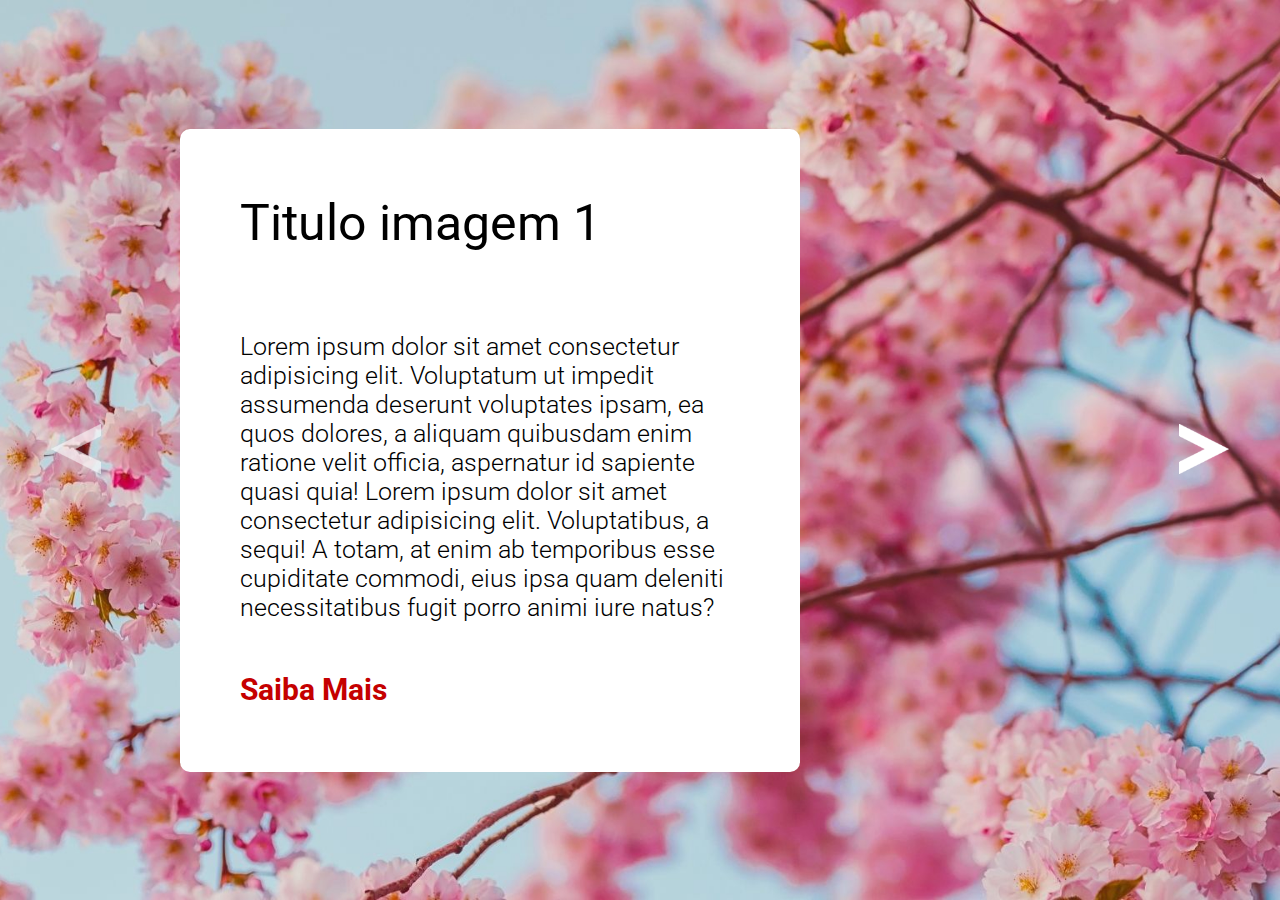
<file: EXERCICIO_JS_V/index.html>
<!DOCTYPE html>
<html lang="en">

<head>
    <meta charset="UTF-8">
    <meta http-equiv="X-UA-Compatible" content="IE=edge">
    <meta name="viewport" content="width=device-width, initial-scale=1.0">
    <title>Exercício I</title>
    <link rel="stylesheet" href="./src/css/reset.css">
    <link rel="stylesheet" href="./src/css/style.css">

    <link rel="preconnet" href="https://fonts.googleapis.com">
    <link rel="preconnet" href="https://fonts.gstatic.com" crossorigin="">
    <link href="https://fonts.googleapis.com/css2?family=Roboto:wght@300;400;700&display=swap" rel="stylesheet">
</head>

<body>
    <div class="imagens-slider">
        <a href="#" id="seta-voltar" class="seta-voltar opacidade">
            <img class="imagem-seta" src="./src/img/seta.png" alt="seta voltar">
        </a>

        <div class="slide slide-rosa mostrar">
            <div class="conteudo">
                <h2 class="titulo">Titulo imagem 1</h2>
                <p class="texto">Lorem ipsum dolor sit amet consectetur adipisicing elit. Voluptatum ut impedit assumenda deserunt voluptates ipsam, ea quos dolores, a aliquam quibusdam enim ratione velit officia, aspernatur id sapiente quasi quia! Lorem ipsum dolor sit amet consectetur adipisicing elit. Voluptatibus, a sequi! A totam, at enim ab temporibus esse cupiditate commodi, eius ipsa quam deleniti necessitatibus fugit porro animi iure natus?</p>

                <a class="botao rosa" href="#">Saiba Mais</a>
            </div>
        </div>

        <div class="slide slide-amarelo">
            <div class="conteudo">
                <h2 class="titulo">Titulo imagem 2</h2>
                <p class="texto">Lorem ipsum dolor sit amet consectetur adipisicing elit. Voluptatum ut impedit assumenda deserunt voluptates ipsam, ea quos dolores, a aliquam quibusdam enim ratione velit officia, aspernatur id sapiente quasi quia! Lorem ipsum dolor sit amet consectetur adipisicing elit. Voluptatibus, a sequi! A totam, at enim ab temporibus esse cupiditate commodi, eius ipsa quam deleniti necessitatibus fugit porro animi iure natus?</p>

                <a class="botao amarelo" href="#">Saiba Mais</a>
            </div>
        </div>

        <div class="slide slide-laranja">
            <div class="conteudo">
                <h2 class="titulo">Titulo imagem 3</h2>
                <p class="texto">Lorem ipsum dolor sit amet consectetur adipisicing elit. Voluptatum ut impedit assumenda deserunt voluptates ipsam, ea quos dolores, a aliquam quibusdam enim ratione velit officia, aspernatur id sapiente quasi quia! Lorem ipsum dolor sit amet consectetur adipisicing elit. Voluptatibus, a sequi! A totam, at enim ab temporibus esse cupiditate commodi, eius ipsa quam deleniti necessitatibus fugit porro animi iure natus?</p>

                <a class="botao laranja" href="#">Saiba Mais</a>
            </div>
        </div>

        <div class="slide slide-azul">
            <div class="conteudo">
                <h2 class="titulo">Titulo imagem 4</h2>
                <p class="texto">Lorem ipsum dolor sit amet consectetur adipisicing elit. Voluptatum ut impedit assumenda deserunt voluptates ipsam, ea quos dolores, a aliquam quibusdam enim ratione velit officia, aspernatur id sapiente quasi quia! Lorem ipsum dolor sit amet consectetur adipisicing elit. Voluptatibus, a sequi! A totam, at enim ab temporibus esse cupiditate commodi, eius ipsa quam deleniti necessitatibus fugit porro animi iure natus?</p>

                <a class="botao azul" href="#">Saiba Mais</a>
            </div>
        </div>

        <a href="#" id="seta-avancar" class="seta-avancar">
            <img class="imagem-seta" src="./src/img/seta.png" alt="seta avançar">
        </a>
    </div>
    
    <script type="text/javascript" src="./src/js/slider.js"></script>
</body>

</html>
</file>
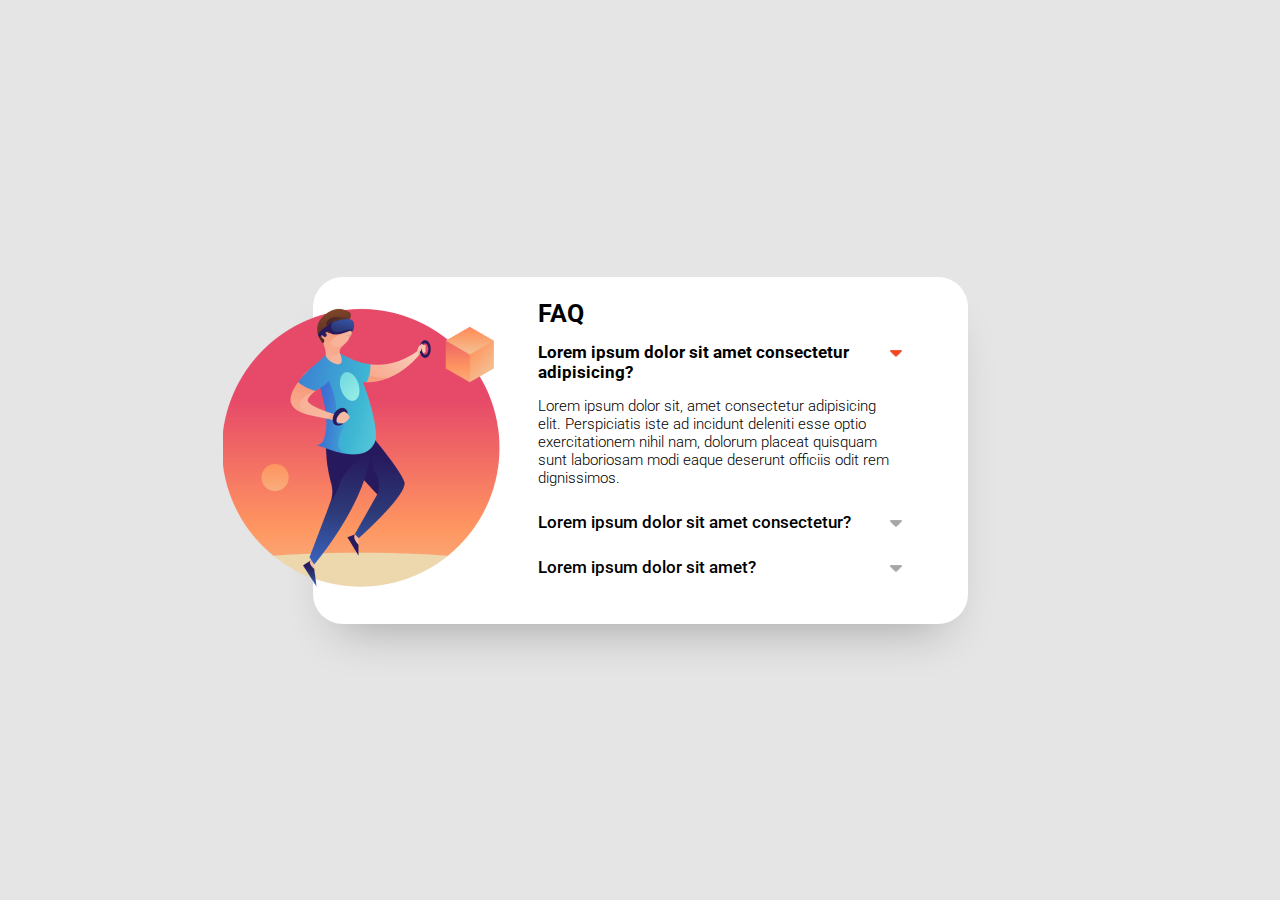
<file: EXERCICIO_JS_VI/index.html>
<!DOCTYPE html>
<html lang="en">
<head>
    <meta charset="UTF-8">
    <meta http-equiv="X-UA-Compatible" content="IE=edge">
    <meta name="viewport" content="width= device-width, initial-scale=1.0">
    <title>Exercício II</title>

    <link rel="stylesheet" href="./src/css/reset.css">
    <link rel="stylesheet" href="./src/css/style.css">
</head>
<body>

    <main>
        <section class="acordeon">
            <img src="./src/img/ilustracao.png" alt="ilustração boneco com vr" class="ilustracao">
    
            <div class="conteudo">
                <h1>FAQ</h1>
    
                <ul class="items">
                    <li class="item ativo">
                        <h2 class="pergunta">Lorem ipsum dolor sit amet consectetur adipisicing?</h2>
    
                        <p class="resposta">Lorem ipsum dolor sit, amet consectetur adipisicing elit. Perspiciatis iste ad incidunt deleniti esse optio exercitationem nihil nam, dolorum placeat quisquam sunt laboriosam modi eaque deserunt officiis odit rem dignissimos.</p>
                    </li>
                </ul>
    
                <ul class="items">
                    <li class="item">
                        <h2 class="pergunta">Lorem ipsum dolor sit amet consectetur?</h2>
    
                        <p class="resposta">Lorem ipsum dolor sit, amet consectetur adipisicing elit. Perspiciatis iste ad incidunt deleniti esse optio exercitationem nihil nam, dolorum placeat quisquam sunt laboriosam modi eaque deserunt officiis odit rem dignissimos.</p>
                    </li>
                </ul>
    
                <ul class="items">
                    <li class="item">
                        <h2 class="pergunta">Lorem ipsum dolor sit amet?</h2>
    
                        <p class="resposta">Lorem ipsum dolor sit, amet consectetur adipisicing elit. Perspiciatis iste ad incidunt deleniti esse optio exercitationem nihil nam, dolorum placeat quisquam sunt laboriosam modi eaque deserunt officiis odit rem dignissimos.</p>
                    </li>
                </ul>
            </div>
        </section>
    </main>

    <script type="text/javascript" src="./src/js/primary.js"></script>
</body>
</html>
</file>
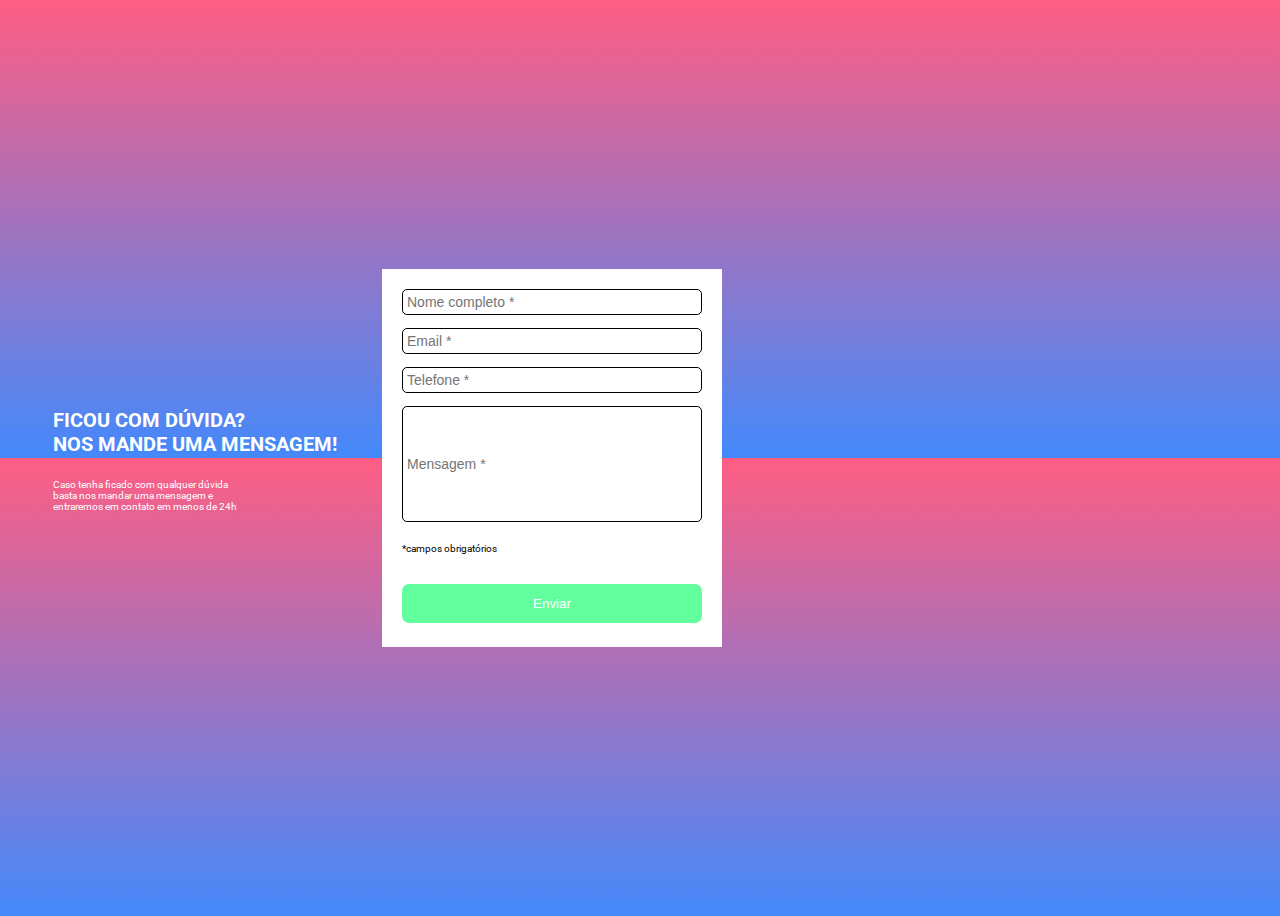
<file: EXERCICIO_JS_VII/index.html>
<!DOCTYPE html>
<html lang="en">
<head>
    <meta charset="UTF-8">
    <meta http-equiv="X-UA-Compatible" content="ie=edge">
    <meta name="viewport" content="width=device-width, initial-scale=1.0">
    <title>Formulário de Validação JS</title>

    <link rel="stylesheet" href="./src/css/reset.css">
    <link rel="stylesheet" href="./src/css/style.css">
</head>
<body>

    <section class="hero">
        <h1><bold>FICOU COM DÚVIDA? <br>NOS MANDE UMA MENSAGEM!</bold></h1>
        <p>Caso tenha ficado com qualquer dúvida <br>basta nos mandar uma mensagem e <br>entraremos em contato em menos de 24h</p>
    </section>

   <div class="container">
        <form id="form" class="form">
            <div class="controle-de-form">
            <input type="text" id="username" placeholder="Nome completo *">
            <small>campo obrigatório</small>
            </div>

            <div class="controle-de-form">
                <input type="email" id="email" placeholder="Email *">
                <small>campo obrigatório</small>
            </div>

            <div class="controle-de-form">
                <input type="tel" id="tel" placeholder="Telefone *">
                <small>campo obrigatório</small>
            </div>

            <div class="controle-de-form">
                <input type="text" id="message" placeholder="Mensagem *">
                <small>campo obrigatório</small>
            </div>
            <p>*campos obrigatórios</p>

            <button type="submit">Enviar</button>
        </form>
    </div>
    

    <script type="text/javascript" src="./src/js/formulario.js"></script>
</body>
</html>
</file>
<file: EXERCICIO_JS_V/src/css/style.css>
.imagens-slider{
    position: relative;
    height: 100vh;
    display: flex;
    align-items: center;
}

.imagens-slider .slide{
    background-repeat: no-repeat;
    background-size: cover;
    background-position: center;
    width: 100vw;
    height: 100%;
    position: absolute;
    opacity: 0;
    transition: 0.5s ease-out;
    display: flex;
    align-items: center;
}

.imagens-slider .slide.mostrar{
    opacity: 1;
}

.slide-rosa {
    background-image: url(../img/imagem-slide-1.jpg);
}

.slide-amarelo {
    background-image: url(../img/imagem-slide-2.jpg);
}

.slide-laranja {
    background-image: url(../img/imagem-slide-3.jpg);
}

.slide-azul {
    background-image: url(../img/imagem-slide-4.jpg);
}

.seta-voltar, .seta-avancar{
    position: absolute;
    z-index: 1;
}

.seta-voltar{
    left: 4%;
    transform: rotateY(180deg);
}

.seta-avancar{
    right: 4%;
}

.seta-voltar .imagem-seta, .seta-avancar .imagem-seta{
    width: 50px;
    height: 50px;
}

.opacidade{
    opacity: 0.6;
    cursor: default;
}

.conteudo{
    background-color:#fff;
    margin-left: 180px;
    padding: 65px 60px;
    width: 620px;
    border-radius: 10px;
}

.conteudo .titulo {
    margin-bottom: 80px;
    font-size: 5rem;
    font-weight: 400;
}

.conteudo .texto {
    font-size: 2.5rem;
    font-weight: 300;
    margin-bottom: 50px;
}

.conteudo .botao {
    font-size: 3rem;
    font-weight: 700;
}

.botao.rosa {
    color: #C50000;
}

.botao.amarelo {
    color: #D9DD10;
}

.botao.laranja {
    color: #A63A17;
}

.botao.azul {
    color: #10ACDD;
}
</file>
<file: EXERCICIO_JS_VI/src/css/style.css>
@import url("https://fonts.googleapis.com/css2?family=Roboto:wght@300;400;500;700&display=swap");

body {
    font-family: 'Roboto', sans-serif;
}

main {
    display: flex;
    align-items: center;
    justify-content: center;
    min-height: 100vh;
}

.acordeon {
    width: 655px;
    min-height: 347px;
    box-shadow: 0 27px 49px -25px rgba(0, 0, 0, 0.3);
    background-color: #fff;
    display: flex;
    align-items: center;
    border-radius: 30px;
    position: relative;
}

.acordeon .ilustracao {
    position: absolute;
    left: -90px;
}

.acordeon .conteudo {
    width: 90%;
    padding-left: 225px;
}

.acordeon .conteudo h1 {
    font-size: 25px;
    font-weight: 700;
    margin-bottom: 14px;
}

.acordeon .items {
    list-style-type: none;
}

.acordeon .items .item {
    cursor: pointer;
    background-image: url(../img/seta-fechada.png);
    background-repeat: no-repeat;
    background-position: top 8px right 0;
    background-size: 12px;
    border-bottom: 1px solid #ccc;
    margin: 10px 0;
}

.acordeon .items .item:last-child {
    border-bottom: none;
}

.acordeon .items .item .pergunta {
    padding-bottom: 15px;
    transition: 0.2 ease;
    font-size: 17px;
    width: 90%;
    font-weight: 500;
}

.item .pergunta:hover {
    color: #f47c57;
}

.resposta {
    display: none;
    padding-bottom: 15px;
    font-size: 15px;
    font-weight: 300;
}

.acordeon .items .item.ativo h2{
    font-weight: 700;
    font-size: 17px;
}

.acordeon .items .item.ativo .resposta {
    display: block;
}

.acordeon .items .item.ativo {
    background-image: url(../img/seta-aberta.png);
}
</file>
<file: EXERCICIO_JS_VII/src/css/style.css>
@import url("https://fonts.googleapis.com/css2?family=Roboto:wght@300;400;500;700&display=swap");

body {
    font-family: 'Roboto', sans-serif;
    background: url(../img/bg-repeat.jpg);
    min-height: 100vh;
    background-repeat: round;
    display: inline-flex;
}

.hero {
    align-self: center;
    color: white;
    display: flex;
    flex-direction: column;
    flex-wrap: wrap;
    padding: 45px;

}

.container {
    height: 378px;
    width: 340px;
    background-color: white;
    display: flex;
    align-self: center;
    justify-self: flex-end;   

}

.form {
    padding: 20px;
}

.controle-de-form {
    margin-bottom: 2px;
    position: relative;
}

.controle-de-form input {
    border: 1px solid black;
    display: block;
    border-radius: 5px;
    font-size: 14px;
    width: 300px;
    padding: 4px;
}

.controle-de-form small {
    visibility: hidden;
    bottom: 0;
    left: 0;
}

form div:nth-last-child(3) input{
    height: 116px;
    align-content: flex-start;
}

.form button {
    width: 100%;
    color: white;
    background-color: #00ff629c;
    border: none;
    margin-top: 20px;
    padding: 12px;
    border-radius: 7px;
}

/* Caso de Erro e Sucesso */

.controle-de-form.sucesso input {
    border-color: #2ecc71;
}

.controle-de-form.erro input{
    border-color: #e74c3c;
}

.controle-de-form.erro small {
    visibility: visible;
    color: #e74c3c;
}
</file>
